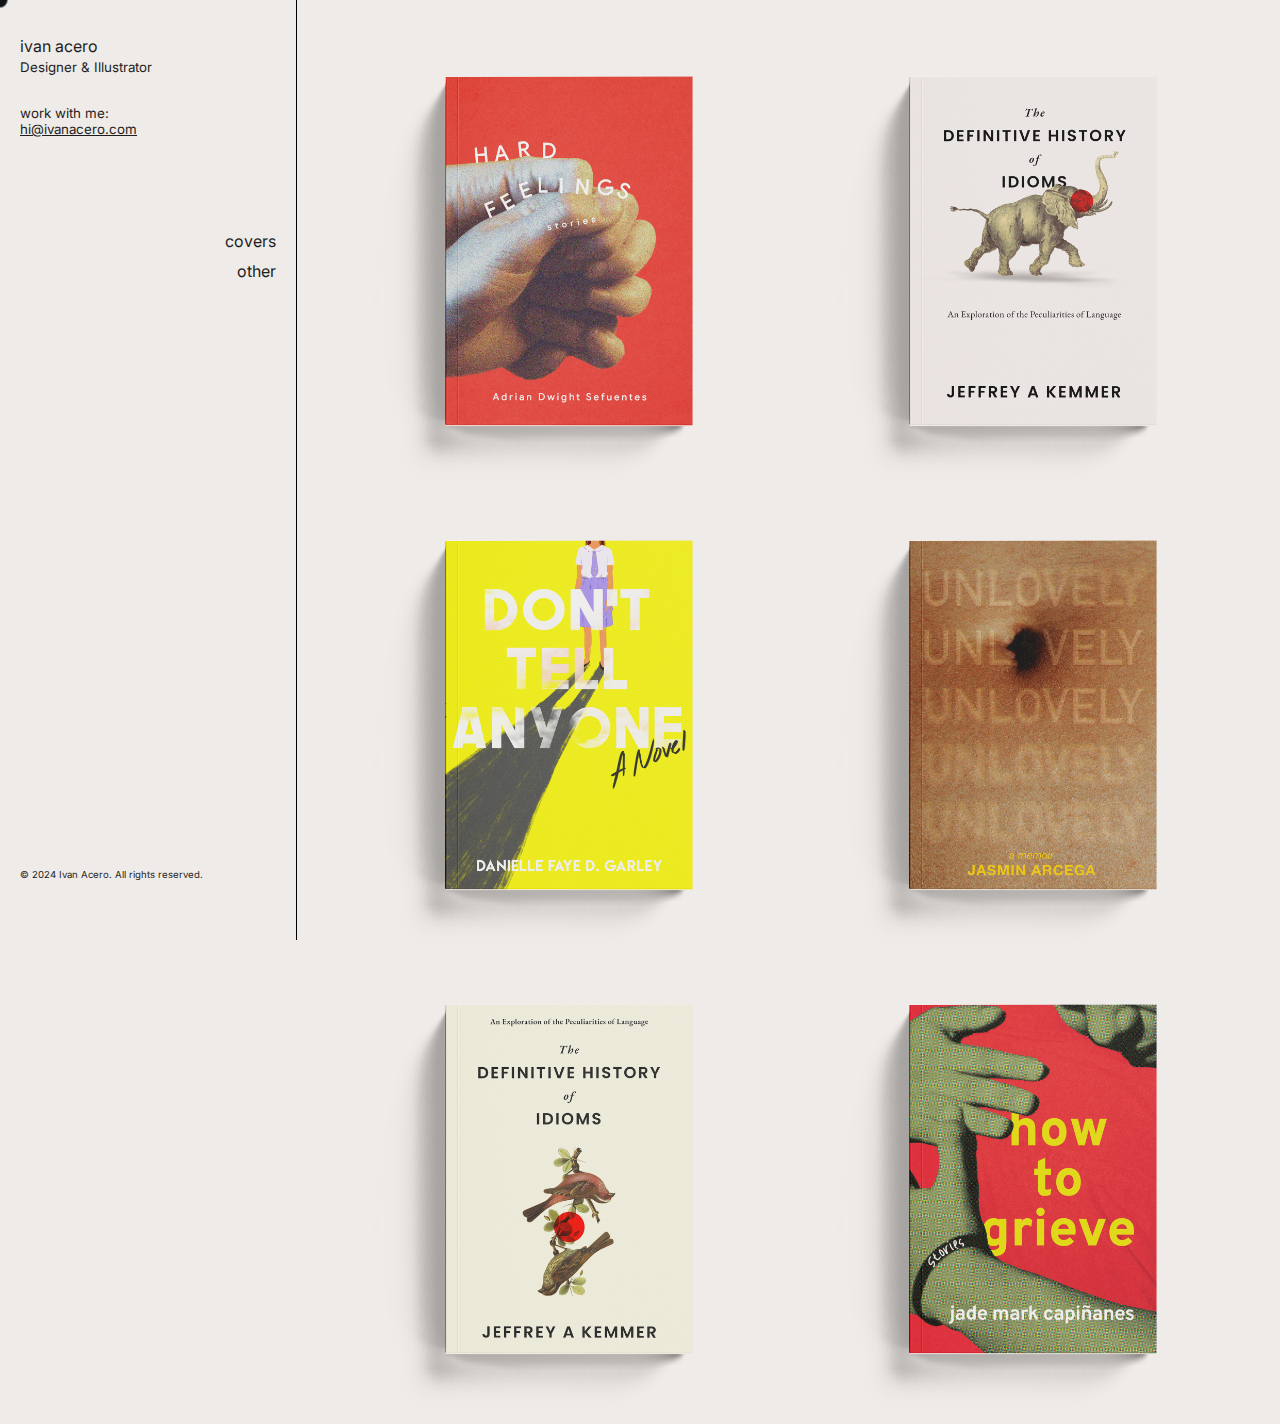
<file: index.html>
<!DOCTYPE html>
<html lang="en">

<head>
    <meta charset="UTF-8">
    <meta name="viewport" content="width=device-width, initial-scale=1.0">
    <title>Ivan Acero</title>
    <link rel="stylesheet" href="styles.css">
    <style>
        img {
            display: block;
            width: 100%;
            height: auto;
        }
    </style>
    <noscript>
        <style>
            body {
                cursor: auto;
            }
        </style>
    </noscript>
</head>

<body>
    <header>
        <div class="header-content">
            <div class="main-content">
                <p>
                    <span style="font-size: normal;">
                        <a href="index.html" style="color: #1e1e1e; text-decoration: none;">ivan acero</a>
                    </span><br>
                    <span style="font-size: smaller;">Designer & Illustrator</span>
                </p>
                <p style="font-size: smaller;">work with me:<br>
                    <span>
                        <a href="mailto:hi@ivanacero.com" style="color: #1e1e1e;">hi@ivanacero.com</a>
                    </span>
                </p>
                <nav>
                    <ul>
                        <li><a href="index.html">covers</a></li>
                        <li><a href="other.html">other</a></li>
                    </ul>
                </nav>
            </div>
            <footer>
                <p style="font-size: .6rem;">&copy; 2024 Ivan Acero. All rights reserved.</p>
            </footer>
        </div>
    </header>

    <main>
        <div class="container">
            <div class="image-container">
                <picture>
                    <source srcset="./assets/img/Cover 1.webp" type="image/webp">
                    <img src="./assets/img/Cover 1.png" alt="Hard Feelings // Design" title="Hard Feelings // Design" loading="lazy">
                </picture>
                <span>Final // Design</span>
            </div>
            <div class="image-container">
                <picture>
                    <source srcset="./assets/img/Cover 3.webp" type="image/webp">
                    <img src="./assets/img/Cover 3.png" alt="The Definitive History of Idioms // Design" title="The Definitive History of Idioms // Design" loading="lazy">
                </picture>
                <span>Alt // Design</span>
            </div>
            <div class="image-container">
                <picture>
                    <source srcset="./assets/img/Cover 4.webp" type="image/webp">
                    <img src="./assets/img/Cover 4.png" alt="Don't Tell Anyone // Design" title="Don't Tell Anyone // Design" loading="lazy">
                </picture>
                <span>Final // Design & Illustration</span>
            </div>
            <div class="image-container">
                <picture>
                    <source srcset="./assets/img/Cover 2.webp" type="image/webp">
                    <img src="./assets/img/Cover 2.png" alt="Unlovely // Design" title="Unlovely // Design" loading="lazy">
                </picture>
                <span>Final // Design</span>
            </div>
            <div class="image-container">
                <picture>
                    <source srcset="./assets/img/Cover 5.webp" type="image/webp">
                    <img src="./assets/img/Cover 5.png" alt="The Definitive History of Idioms // Design" title="The Definitive History of Idioms // Design" loading="lazy">
                </picture>
                <span>Alt // Design</span>
            </div>
            <div class="image-container">
                <picture>
                    <source srcset="./assets/img/Cover 6.webp" type="image/webp">
                    <img src="./assets/img/Cover 6.png" alt="how to grieve // Design" title="how to grieve // Design" loading="lazy">
                </picture>
                <span>Final // Design</span>
            </div>
        </div>
    </main>

    <div class="custom-cursor"></div>

    <script>
        const cursor = document.querySelector(".custom-cursor");
        const links = document.querySelectorAll("a");
        let isCursorInited = false;

        // Check if device supports touch events
        const isTouchDevice = () => {
            return ('ontouchstart' in window) || navigator.maxTouchPoints > 0 || navigator.msMaxTouchPoints > 0;
        };

        const initCursor = () => {
            if (!isTouchDevice()) { // Initialize cursor only on non-touch devices
                cursor.classList.add("custom-cursor--init");
                isCursorInited = true;
            }
        };

        const destroyCursor = () => {
            cursor.classList.remove("custom-cursor--init");
            isCursorInited = false;
        };

        links.forEach((link) => {
            link.addEventListener("mouseover", () => {
                cursor.classList.add("custom-cursor--link");
            });

            link.addEventListener("mouseout", () => {
                cursor.classList.remove("custom-cursor--link");
            });
        });

        document.addEventListener("mousemove", (e) => {
            const mouseX = e.clientX;
            const mouseY = e.clientY;

            if (!isCursorInited) {
                initCursor();
            }

            cursor.style = `translate: ${mouseX}px ${mouseY}px`;
        });

        window.onload = initCursor;

        document.addEventListener("mouseout", destroyCursor);
    </script>
</body>

</html>
</file>
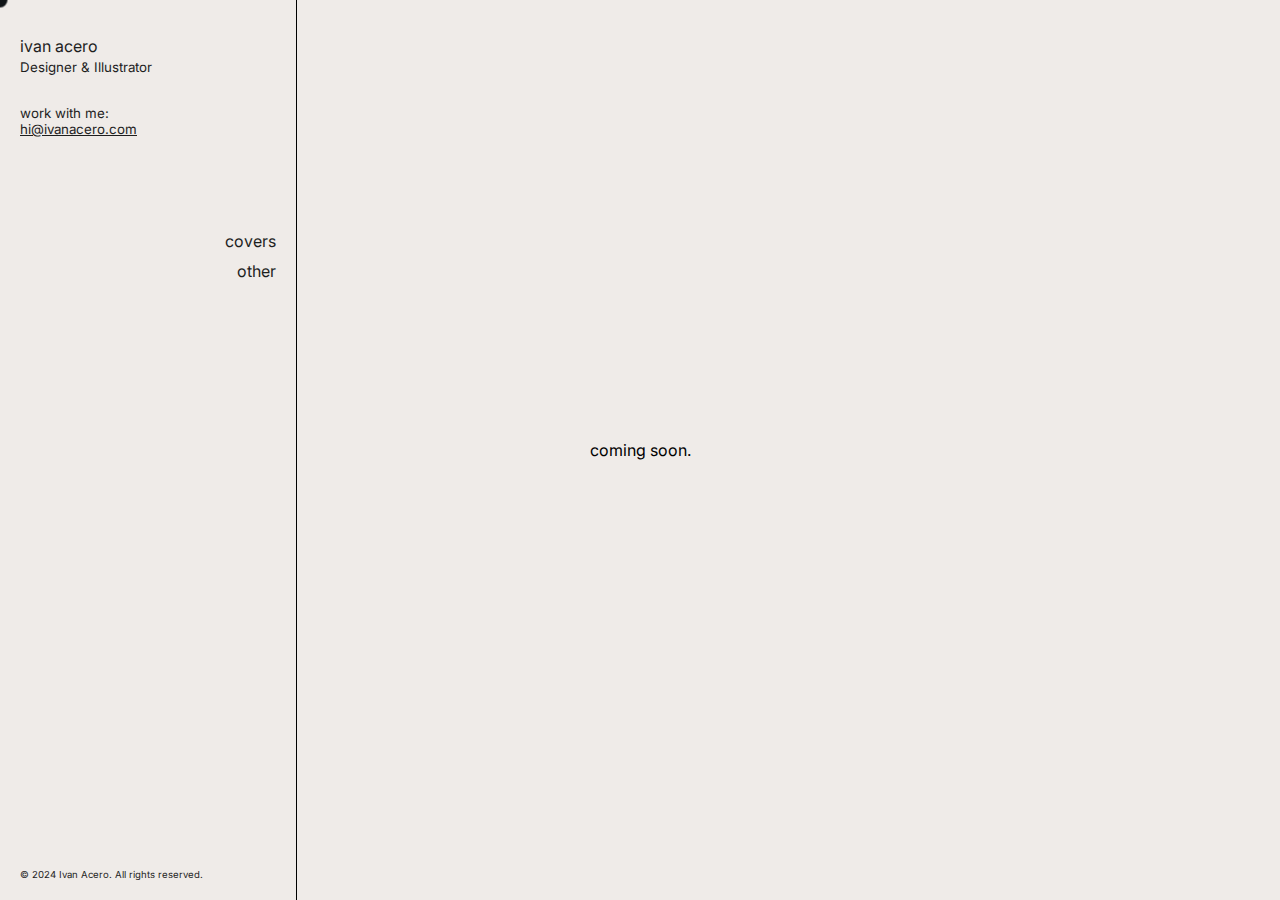
<file: other.html>
<!DOCTYPE html>
<html lang="en">
<head>
    <meta charset="UTF-8">
    <meta name="viewport" content="width=device-width, initial-scale=1.0">
    <title>Ivan Acero</title>
    <link rel="stylesheet" href="styles.css">
    <style>
        body, html {
            height: 100%;
            margin: 0;
        }
        main {
            display: flex;
            justify-content: center;
            align-items: center;
            height: 100%;
            text-align: center;
        }
    </style>
        <noscript>
            <style>
                body {
                    cursor: auto;
                }
            </style>
        </noscript>
</head>
<body>
    <header>
        <div class="header-content">
            <div class="main-content">
                <p><span style="font-size: normal;"><a href="index.html" style="color: #1e1e1e; text-decoration: none;">ivan acero</a></span></br>
                <span style="font-size: smaller;">Designer & Illustrator</span>
                </p>
                <p style="font-size: smaller;">work with me:<br>
                <span><a href="mailto:hi@ivanacero.com" style="color: #1e1e1e;">hi@ivanacero.com</a></span>
                </p>
                <nav>
                    <ul>
                        <li><a href="index.html">covers</a></li>
                        <li><a href="other.html">other</a></li>
                    </ul>
                </nav>
            </div>
            <footer>
                <p style="font-size: .6rem;">&copy; 2024 Ivan Acero. All rights reserved.</p>
            </footer>
        </div>
    </header>
    <main>
        <div>
            <p>coming soon.</p>
        </div>
    </main>
    <div class="custom-cursor"></div>
  
    <script>
      const cursor = document.querySelector(".custom-cursor");
      const links = document.querySelectorAll("a");
      let isCursorInited = false;

      // Check if device supports touch events
      const isTouchDevice = () => {
          return ('ontouchstart' in window) || navigator.maxTouchPoints > 0 || navigator.msMaxTouchPoints > 0;
      };

      const initCursor = () => {
          if (!isTouchDevice()) { // Initialize cursor only on non-touch devices
              cursor.classList.add("custom-cursor--init");
              isCursorInited = true;
          }
      };

      const destroyCursor = () => {
          cursor.classList.remove("custom-cursor--init");
          isCursorInited = false;
      };

      links.forEach((link) => {
          link.addEventListener("mouseover", () => {
              cursor.classList.add("custom-cursor--link");
          });

          link.addEventListener("mouseout", () => {
              cursor.classList.remove("custom-cursor--link");
          });
      });

      document.addEventListener("mousemove", (e) => {
          const mouseX = e.clientX;
          const mouseY = e.clientY;

          if (!isCursorInited) {
              initCursor();
          }

          cursor.style = `translate: ${mouseX}px ${mouseY}px`;
      });

      window.onload = initCursor;

      document.addEventListener("mouseout", destroyCursor);
  </script>
</body>
</html>
</file>
<file: styles.css>
@import url('https://fonts.googleapis.com/css2?family=Inter:wght@400;500;600;700&display=swap');

/* Resetting default margin and using Inter font family */
body {
    margin: 0;
    background-color: #efebe8;
    font-family: "Inter", sans-serif;
    cursor: none;
    overflow-x: hidden; /* Prevent horizontal scroll */
}

/* CSS variables for font sizes and weights */
:root {
    --body-font: "Inter", sans-serif;
    --biggest-font-size: 2.5rem;
    --h1-font-size: 1.75rem;
    --h2-font-size: 1.25rem;
    --h3-font-size: 1.125rem;
    --normal-font-size: .938rem;
    --small-font-size: .813rem;
    --smaller-font-size: .75rem;
    --font-regular: 400;
    --font-medium: 500;
    --font-semi-bold: 600;
    --font-bold: 700;
}

/* Fixed sidebar styling */
header {
    width: 20vw;
    position: fixed;
    left: 0;
    top: 0;
    bottom: 0;
    padding: 20px;
    background-color: #efebe8;
    color: #1e1e1e;
    height: 100vh;
    border-right: 1px solid black;
    display: flex;
    flex-direction: column;
    justify-content: space-between;
}

.custom-cursor {
    position: fixed;
    opacity: 0;
    top: 0;
    left: 0;
    pointer-events: none;
    mix-blend-mode: difference;
    width: 50px;
    margin-left: -25px;
    margin-top: -25px;
    aspect-ratio: 1;
    border-radius: 50%;
    background-color: white;
    transition-property: transform, scale, opacity;
    transition-duration: 250ms;
    transition-timing-function: ease-in-out;
    scale: 0.3;
    z-index: 10;
  }
  .custom-cursor--link {
    scale: 1;
  }
  .custom-cursor--init {
    opacity: 1;
  }

/* Styling for content inside the sidebar */
.header-content {
    display: flex;
    flex-direction: column;
    justify-content: space-between;
    height: 100%;
}

/* Main content section */
.main-content {
    flex-grow: 1;
    display: flex;
    flex-direction: column;
    justify-content: flex-start;
}

/* Navigation styling */
nav {
    align-self: flex-end;
    width: 100%;
    padding-top: 4rem;
}

nav ul {
    list-style: none;
    padding: 0;
    display: flex;
    flex-direction: column;
    align-items: flex-end;
}

nav ul li {
    margin-bottom: 10px;
    position: relative;
}

nav ul li a {
    color: #1e1e1e;
    text-decoration: none;
    position: relative; 
    transition: transform 0.3s ease, background-color 0.3s ease;
}

/* Underline effect */
nav ul li a::after {
    content: '';
    position: absolute;
    bottom: -2px;
    left: 50%;
    width: 0;
    height: 2px;
    background-color: #1e1e1e;
    transition: width 0.3s ease, transform 0.3s ease;
    transform: translateX(-50%);
}

nav ul li a:hover::after {
    width: 100%;
    transform: translateX(-50%);
}

/* Grid container for images */
.container {
    display: grid;
    grid-template-columns: repeat(auto-fit, minmax(300px, 1fr));
    max-width: 80vw;
    margin-left: 25vw;
    padding: 1rem;
}

/* Image container styling */
.image-container {
    position: relative;
    overflow: hidden;
    width: 100%;
    height: 100%;
}

/* Image inside container */
.image-container img {
    width: 100%;
    height: auto;
    transition: transform 0.3s ease;
}

/* Zoom effect on hover */
.image-container:hover img {
    transform: scale(1.05);
}

/* Text over image */
.image-container span {
    position: absolute;
    left: 50%;
    bottom: -3%;
    transform: translate(-50%, -50%);
    color: #1e1e1e;
    font-size: small;
    z-index: 1;
    padding: 10px;
    opacity: 0;
    transition: opacity 0.3s ease;
    white-space: nowrap;
}

/* Show text on hover */
.image-container:hover span {
    opacity: 1;
}

/* Footer styling */
footer {
    color: #1e1e1e;
    text-align: left;
    padding-bottom: 30px;
}

/* Responsive adjustments */
@media (max-width: 1024px) {
    header {
        width: 25vw;
    }

    .container {
        max-width: 75vw;
        margin-left: 30vw;
    }
}

@media (max-width: 768px) {
    header {
        width: auto;
        height: auto;
        position: static;
        border-right: none;
        border-bottom: 1px solid black;
    }

    .header-content {
        flex-direction: column;
        justify-content: flex-start;
        align-items: flex-start;
        height: auto;
    }

    nav {
        padding-top: 1rem;
    }

    nav ul {
        flex-direction: row;
        justify-content: flex-start;
        gap: 1rem;
    }

    .container {
        max-width: 100%;
        margin-left: auto;
        padding: 0;
        grid-template-columns: repeat(1, 1fr);
    }

    .image-container {
        max-width: 100%;
    }

    footer {
        display: none;
    }
}

@media (max-width: 500px) {
    .container {
        grid-template-columns: repeat(1, 1fr);
    }

    .image-container span {
        font-size: smaller;
    }
}

@media (min-width: 1000px) {
    .container {
        grid-template-columns: repeat(2, 1fr);
    }
}
</file>
